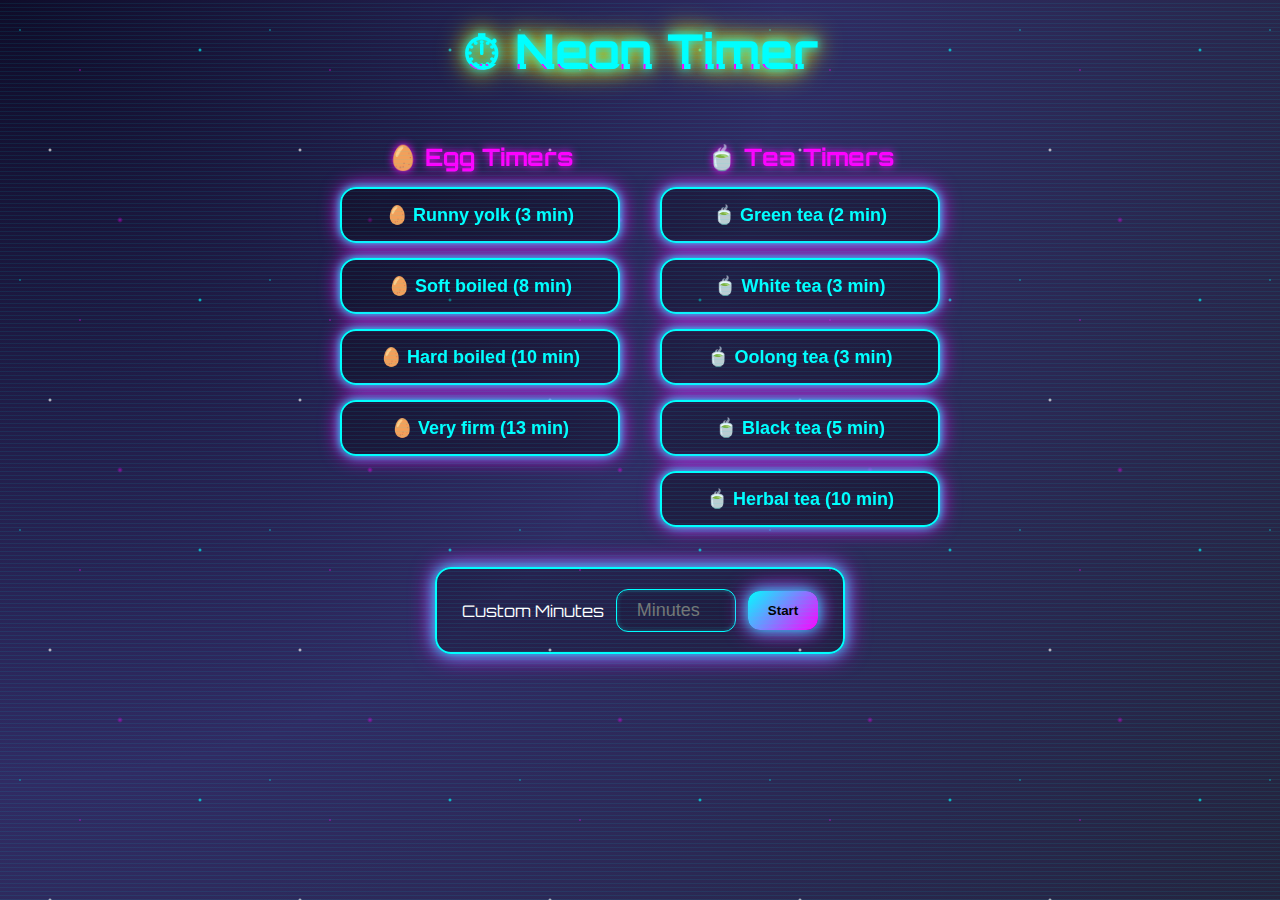
<file: index.html>
<!DOCTYPE html>
<html lang="en">
<head>
  <meta charset="UTF-8">
  <title>Set Timer</title>
  <link href="https://fonts.googleapis.com/css2?family=Orbitron:wght@500;700&display=swap" rel="stylesheet">
  <link rel="stylesheet" href="css/style.css">
  <link rel="stylesheet" href="css/index.css">
</head>
<body>
  <header>
    <h1 data-text="⏱ Neon Timer">⏱ Neon Timer</h1>
  </header>

  <main>
    <div class="presets-wrapper">
      <section class="preset-group">
        <h2>🥚 Egg Timers</h2>
        <div class="preset-container" id="egg-presets"></div>
      </section>
      <section class="preset-group">
        <h2>🍵 Tea Timers</h2>
        <div class="preset-container" id="tea-presets"></div>
      </section>
    </div>

    <form class="custom-container" id="custom-timer-form">
      <label for="custom-minutes" class="visually-hidden">Custom Minutes</label>
      <input type="number" id="custom-minutes" placeholder="Minutes" min="1" required>
      <button type="submit" id="start-custom">Start</button>
    </form>
  </main>

  <script src="js/index.js"></script>
</body>
</html>
</file>
<file: css/style.css>
/* -------------------- Common Styles -------------------- */

/* Font & Reset */
* {
  margin: 0;
  padding: 0;
  box-sizing: border-box;
}

body, html {
  width: 100%;
  height: 100%;
  font-family: 'Orbitron', sans-serif;
  background: radial-gradient(circle at top left, #0f0c29, #302b63, #24243e);
  color: #fff;
  overflow-x: hidden;
  transition: background 0.5s ease; /* Smooth transition for class changes */
}

/* Class to apply the pulsing animation */
body.timer-running {
  background-size: 150% 150%; /* Make background larger to allow movement */
  animation: pulseBackground 20s ease-in-out infinite;
}

@keyframes pulseBackground {
  0%, 100% { background-position: 0% 50%; }
  50% { background-position: 100% 50%; }
}

/* Animated Scan Lines Overlay */
body::after {
  content: '';
  position: fixed;
  top: 0;
  left: 0;
  width: 100%;
  height: 100vh;
  background: repeating-linear-gradient(
    0deg,
    rgba(0, 255, 255, 0.05),
    rgba(0, 255, 255, 0.1) 1px,
    transparent 1px,
    transparent 4px
  );
  pointer-events: none; /* Allows clicking through the overlay */
  z-index: 9999; /* Ensures it's on top of all other content */
  animation: scanlines 40s linear infinite;
}
@keyframes scanlines {
  from { background-position: 0 0; }
  to { background-position: 0 100vh; }
}

/* Floating Particles Background Effect */
body::before {
  content: '';
  position: fixed;
  top: 0;
  left: 0;
  width: 100%;
  height: 100%;
  pointer-events: none;
  z-index: 0; /* Position between body background and content */
  background-image:
    /* Layer 1: Small, dense particles */
    radial-gradient(1px 1px at 20px 30px, #0ff, transparent),
    radial-gradient(1px 1px at 80px 70px, #ff00ff, transparent),
    /* Layer 2: Slightly larger, sparser particles */
    radial-gradient(2px 2px at 50px 150px, #fff, transparent),
    radial-gradient(2px 2px at 200px 50px, #0ff, transparent),
    /* Layer 3: Faint, larger particles */
    radial-gradient(3px 3px at 120px 220px, rgba(255,0,255,0.5), transparent);
  background-repeat: repeat;
  background-size: 250px 250px;
  animation: moveParticles 120s linear infinite;
}
@keyframes moveParticles {
  from { background-position: 0 0; }
  to { background-position: 0 -250px; }
}

/* Headers */
header {
  width: 100%;
  padding: 20px 40px;
  position: relative;
  display: flex;
  align-items: center;
  justify-content: center;
}

/* Back button */
.back-btn {
  position: absolute;
  left: 40px;
  padding: 10px 18px;
  border: none;
  border-radius: 10px;
  background: linear-gradient(135deg, #00ffff, #ff00ff);
  color: #000;
  font-weight: 600;
  cursor: pointer;
  text-shadow: 0 0 3px #000;
  box-shadow: 0 0 15px rgba(0,255,255,0.5), 0 0 15px rgba(255,0,255,0.5);
  transition: transform 0.2s, box-shadow 0.3s;
}
.back-btn:hover {
  transform: scale(1.05);
  box-shadow: 0 0 25px rgba(0,255,255,0.8), 0 0 25px rgba(255,0,255,0.8);
}

/* Main containers */
main {
  width: 100%;
  display: flex;
  flex-direction: column;
  align-items: center;
  justify-content: center;
}

/* Buttons - common */
button {
  cursor: pointer;
  border: none;
  border-radius: 12px;
  font-weight: 600;
  transition: all 0.2s ease;
}

/* Neon glow utility */
.neon {
  text-shadow: 0 0 5px #0ff, 0 0 10px #0ff, 0 0 20px #ff0, 0 0 30px #ff0;
}

/* Inputs - common */
input {
  outline: none;
  border-radius: 8px;
  border: none;
  padding: 10px 12px;
  font-size: 16px;
  background: rgba(255,255,255,0.05);
  color: #0ff;
  text-align: center;
  box-shadow: inset 0 0 5px rgba(0,255,255,0.3);
  transition: 0.2s all ease;
}
input:focus {
  box-shadow: inset 0 0 10px rgba(0,255,255,0.7), 0 0 10px rgba(0,255,255,0.3);
}

/* Popup common */
.done-popup {
  display: none;
  position: fixed;
  top:0; left:0;
  width: 100%;
  height: 100%;
  backdrop-filter: blur(8px);
  background: rgba(0,0,0,0.7);
  z-index: 1000;
  align-items: center;
  justify-content: center;
  flex-direction: column;
}
.done-popup .popup-content {
  padding: 40px 60px;
  background: rgba(0,0,0,0.5);
  border-radius: 16px;
  border: 2px solid #0ff;
  text-align: center;
  font-size: 40px;
  font-weight: 700;
  color: #0ff;
  box-shadow: 0 0 20px rgba(0,255,255,0.6), 0 0 40px rgba(255,0,255,0.6);
}
.done-popup button {
  margin-top: 25px;
  padding: 12px 28px;
  background: linear-gradient(135deg, #0ff, #ff00ff);
  color: #000;
  font-weight: 600;
  border-radius: 12px;
  box-shadow: 0 0 15px rgba(0,255,255,0.5), 0 0 15px rgba(255,0,255,0.5);
  transition: transform 0.2s, box-shadow 0.3s;
}
.done-popup button:hover {
  transform: scale(1.05);
  box-shadow: 0 0 25px rgba(0,255,255,0.8), 0 0 25px rgba(255,0,255,0.8);
}

/* -------------------- Timer Page Specifics -------------------- */
/* This should ideally be in timer.css, but adding here for demonstration */
.circle-progress {
  /* Add a smooth transition to the stroke-dashoffset property */
  transition: stroke-dashoffset 1s linear;
}
</file>
<file: css/index.css>
/* -------------------- Preset Page Styles -------------------- */

/* Page header */
header h1 {  
  position: relative;
  font-size: 48px;
  color: #0ff;
  text-shadow: 0 0 10px #0ff, 0 0 20px #ff0, 0 0 30px #ff0;
  margin-bottom: 40px;
  animation: glitch-skew 1s infinite linear alternate-reverse;
}

/* Glitch effect pseudo-elements */
header h1::before,
header h1::after {
  content: attr(data-text); /* Use a data-attribute for the text */
  position: absolute;
  top: 0;
  left: 0;
  width: 100%;
  height: 100%;
  background: inherit; /* Inherit background from body */
}

header h1::before {
  left: 2px;
  text-shadow: -2px 0 #ff00ff;
  clip: rect(44px, 450px, 56px, 0);
  animation: glitch-anim 5s infinite linear alternate-reverse;
}

header h1::after {
  left: -2px;
  text-shadow: -2px 0 #00ffff, 2px 2px #ff00ff;
  clip: rect(85px, 450px, 90px, 0);
  animation: glitch-anim-2 1s infinite linear alternate-reverse;
}

/* Glitch animations */
@keyframes glitch-anim {
  0% { clip: rect(46px, 9999px, 9px, 0); }
  20% { clip: rect(29px, 9999px, 98px, 0); }
  40% { clip: rect(49px, 9999px, 10px, 0); }
  60% { clip: rect(21px, 9999px, 84px, 0); }
  80% { clip: rect(2px, 9999px, 57px, 0); }
  100% { clip: rect(8px, 9999px, 99px, 0); }
}

@keyframes glitch-anim-2 {
  0% { clip: rect(8px, 9999px, 100px, 0); }
  20% { clip: rect(99px, 9999px, 39px, 0); }
  40% { clip: rect(15px, 9999px, 4px, 0); }
  60% { clip: rect(69px, 9999px, 71px, 0); }
  80% { clip: rect(9px, 9999px, 42px, 0); }
  100% { clip: rect(84px, 9999px, 49px, 0); }
}

/* Wrapper for all preset groups */
.presets-wrapper {
  display: flex;
  flex-wrap: wrap;
  gap: 40px;
  justify-content: center;
  width: 90%;
  max-width: 900px;
  margin-bottom: 40px;
}

/* A single group of presets (e.g., Eggs or Tea) */
.preset-group {
  display: flex;
  flex-direction: column;
  align-items: center;
  gap: 15px;
  perspective: 1000px; /* Creates a 3D space for the card tilt effect */
}

.preset-group h2 {
  font-size: 24px;
  color: #ff00ff;
  text-shadow: 0 0 8px #ff00ff;
}

/* Preset buttons container */
.preset-container {
  display: flex;
  flex-direction: column;
  gap: 15px;
}

/* Preset buttons as neon cards */
.preset-container button {
  background: rgba(0,0,0,0.3);
  border: 2px solid #0ff;
  color: #0ff;
  padding: 15px 25px;
  width: 280px;
  font-size: 18px;
  border-radius: 16px;
  box-shadow: 0 0 10px #0ff, 0 0 20px #ff00ff;
  transition: transform 0.4s ease-out, box-shadow 0.3s, background 0.3s;
  text-align: center;
}

/* Add a glow effect on hover that complements the JS 3D tilt */
.preset-container button:hover {
  box-shadow: 0 0 15px #0ff, 0 0 30px #ff00ff, 0 0 45px #0ff;
  background: rgba(0, 0, 0, 0.4);
}

/* Custom timer container */
.custom-container {
  display: flex;
  gap: 12px;
  align-items: center;
  padding: 20px 25px;
  border-radius: 16px;
  background: rgba(0,0,0,0.2);
  border: 2px solid #0ff;
  box-shadow: 0 0 15px #0ff, 0 0 25px #ff00ff;
}

/* Custom input */
.custom-container input {
  width: 120px;
  font-size: 18px;
  color: #0ff;
  background: rgba(0,0,0,0.1);
  border: 1px solid #0ff;
  padding: 10px 12px;
  border-radius: 12px;
  text-align: center;
}

/* Custom start button */
#start-custom {
  padding: 12px 20px;
  background: linear-gradient(135deg, #0ff, #ff00ff);
  border-radius: 12px;
  font-weight: 600;
  color: #000;
  box-shadow: 0 0 15px #0ff, 0 0 25px #ff00ff;
  transition: transform 0.2s, box-shadow 0.3s;
}

#start-custom:hover {
  transform: scale(1.05);
  box-shadow: 0 0 25px #0ff, 0 0 40px #ff00ff;
}
</file>
